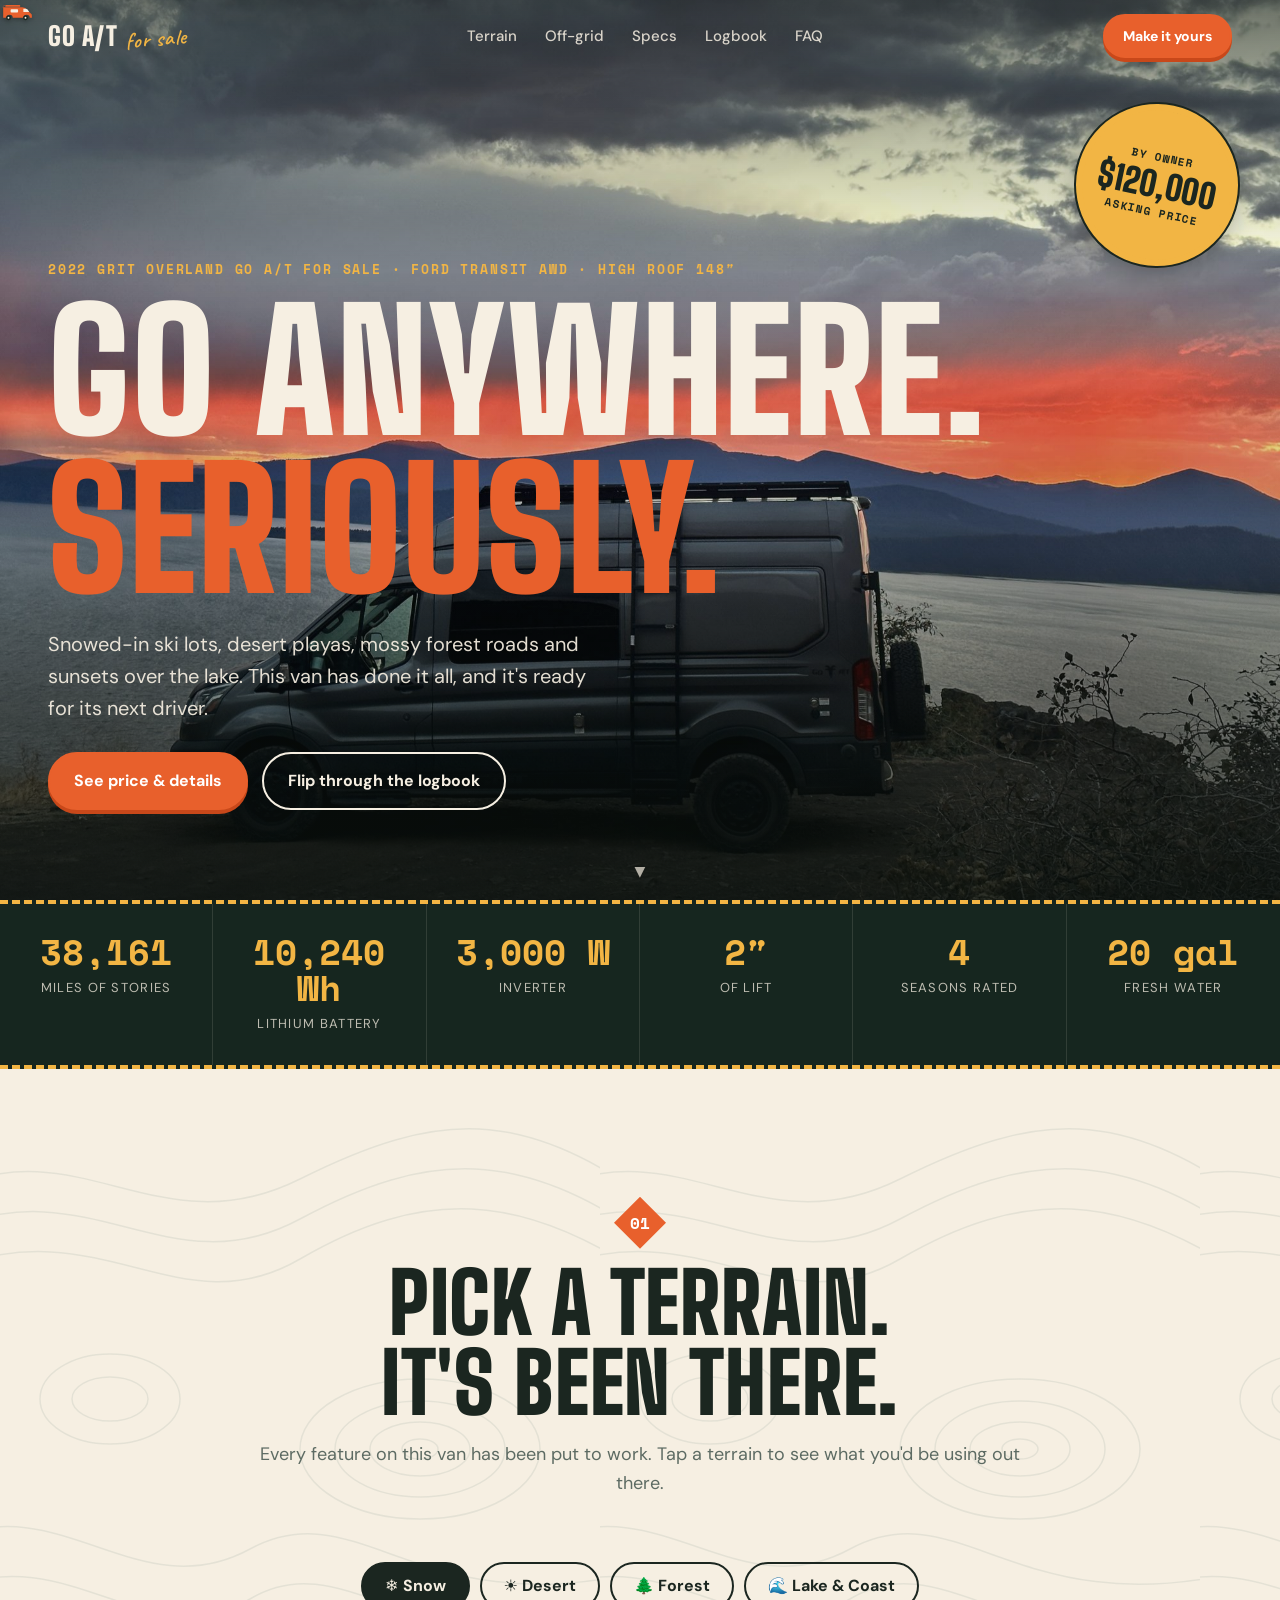
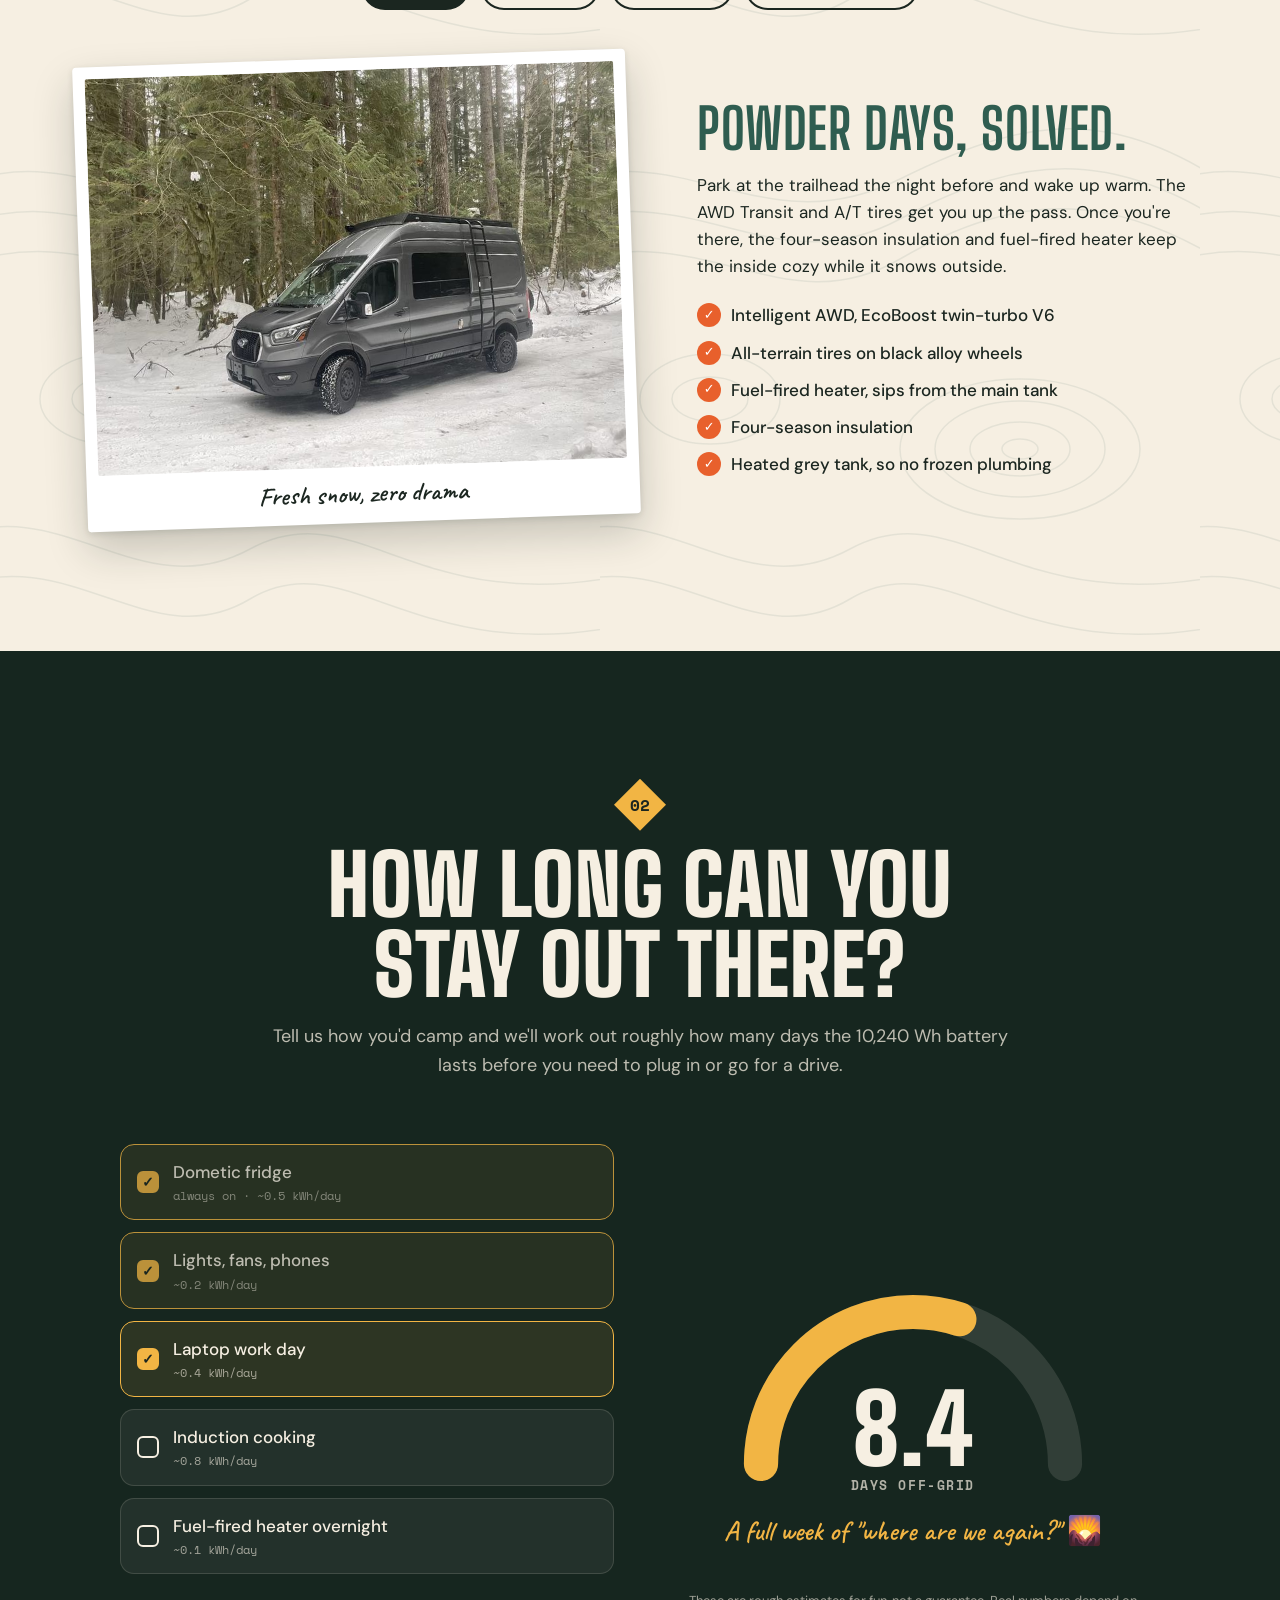
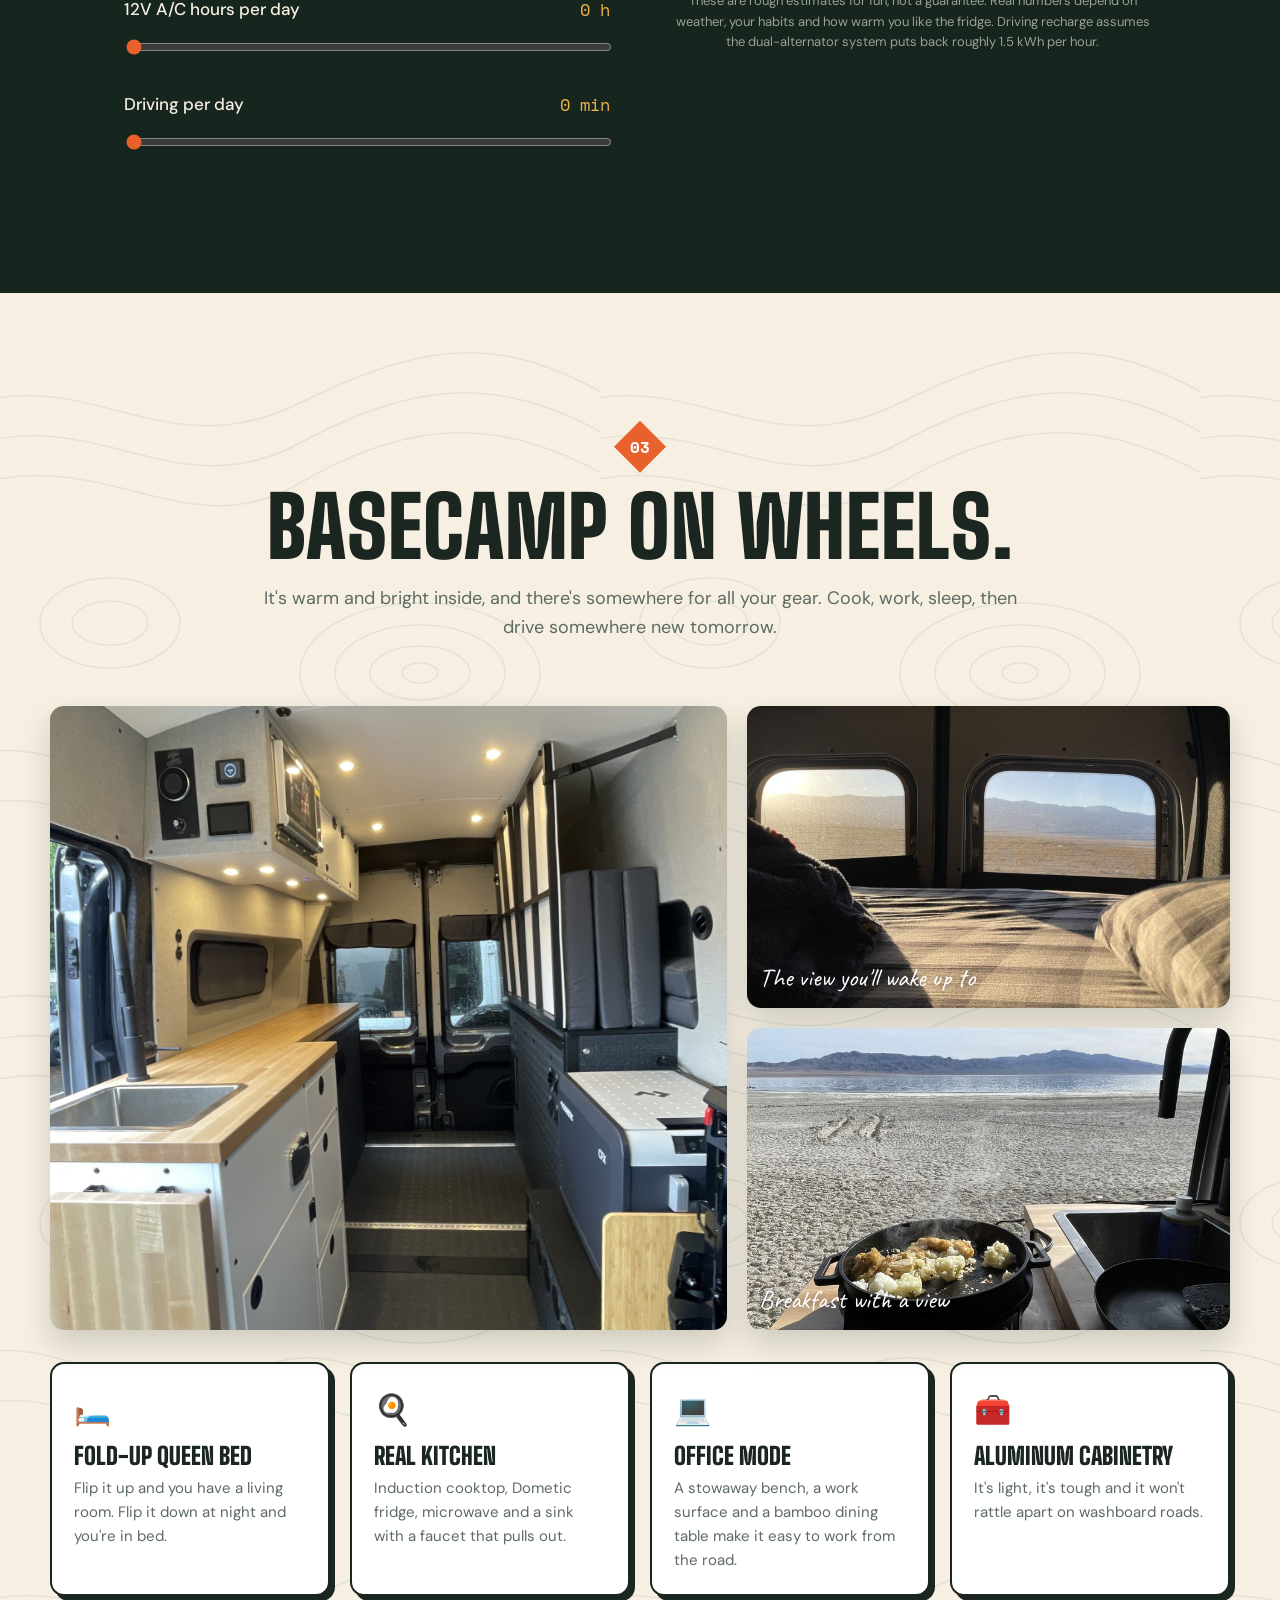
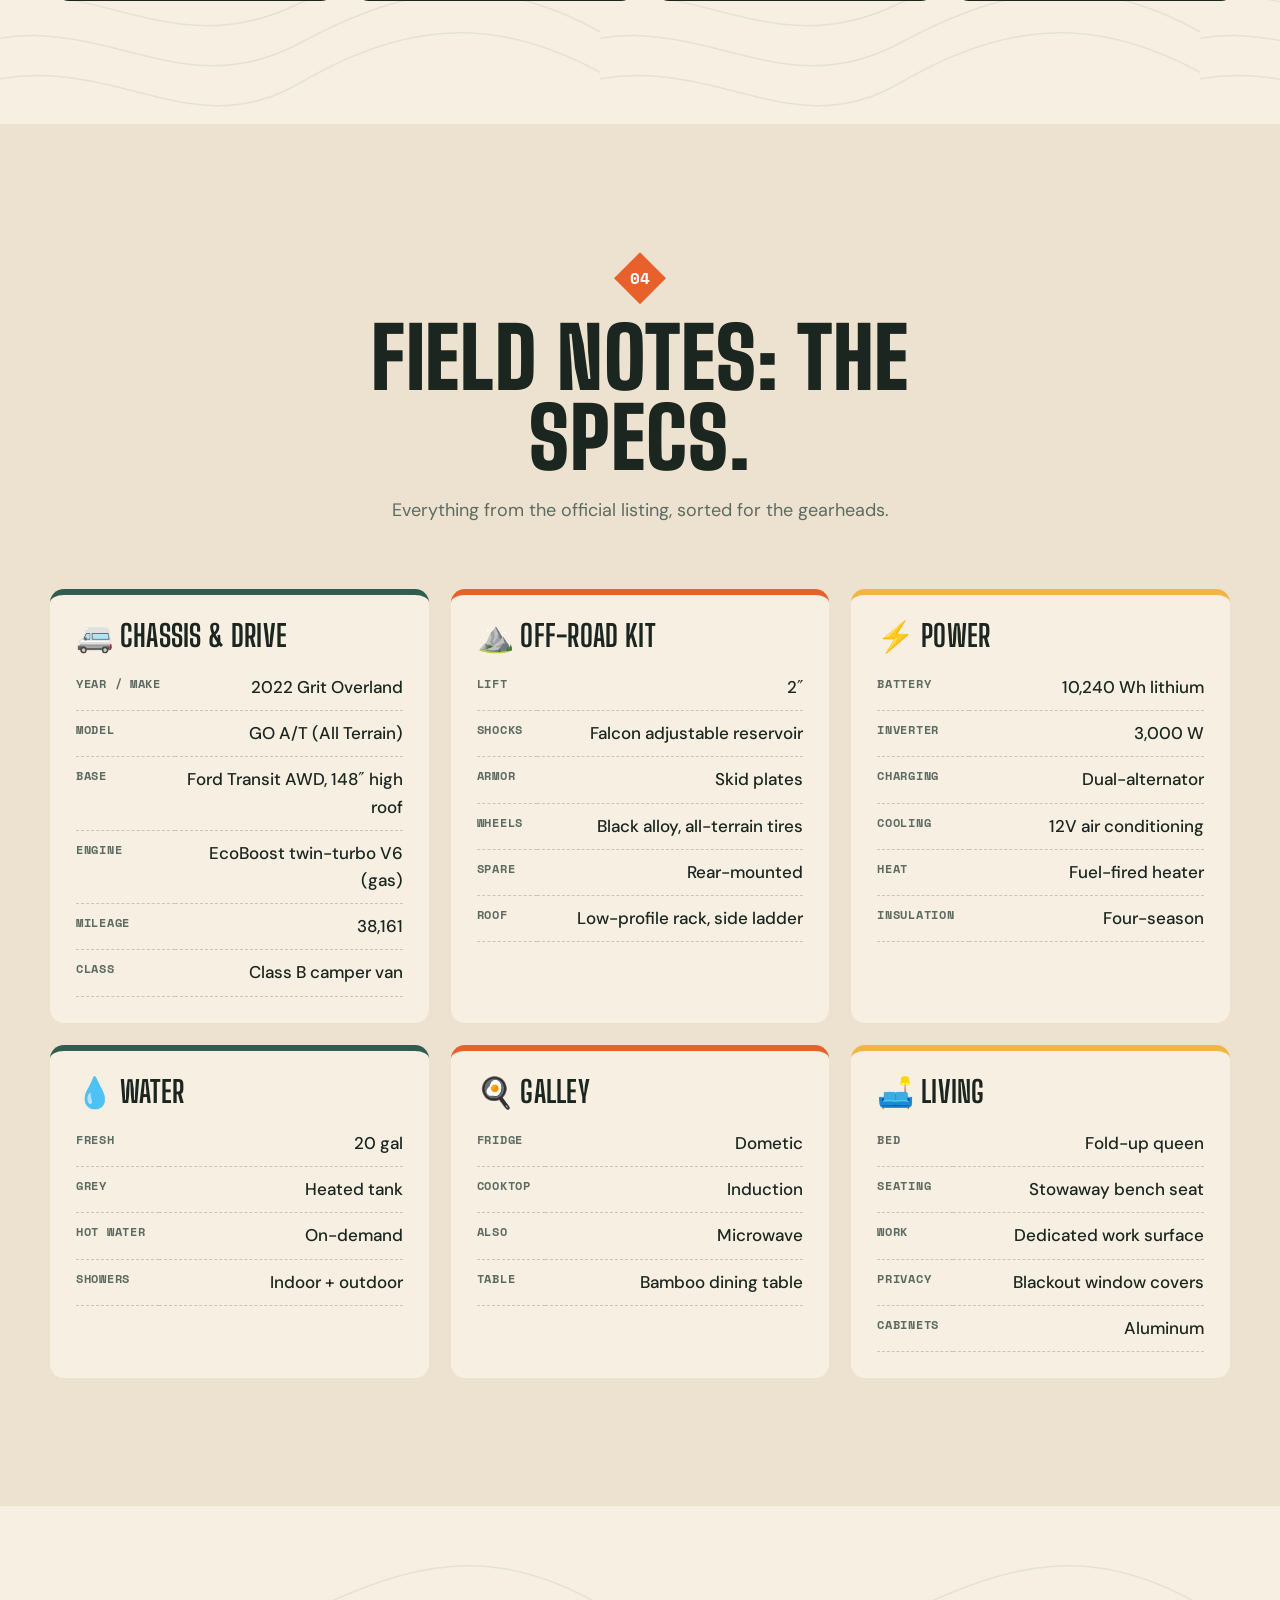
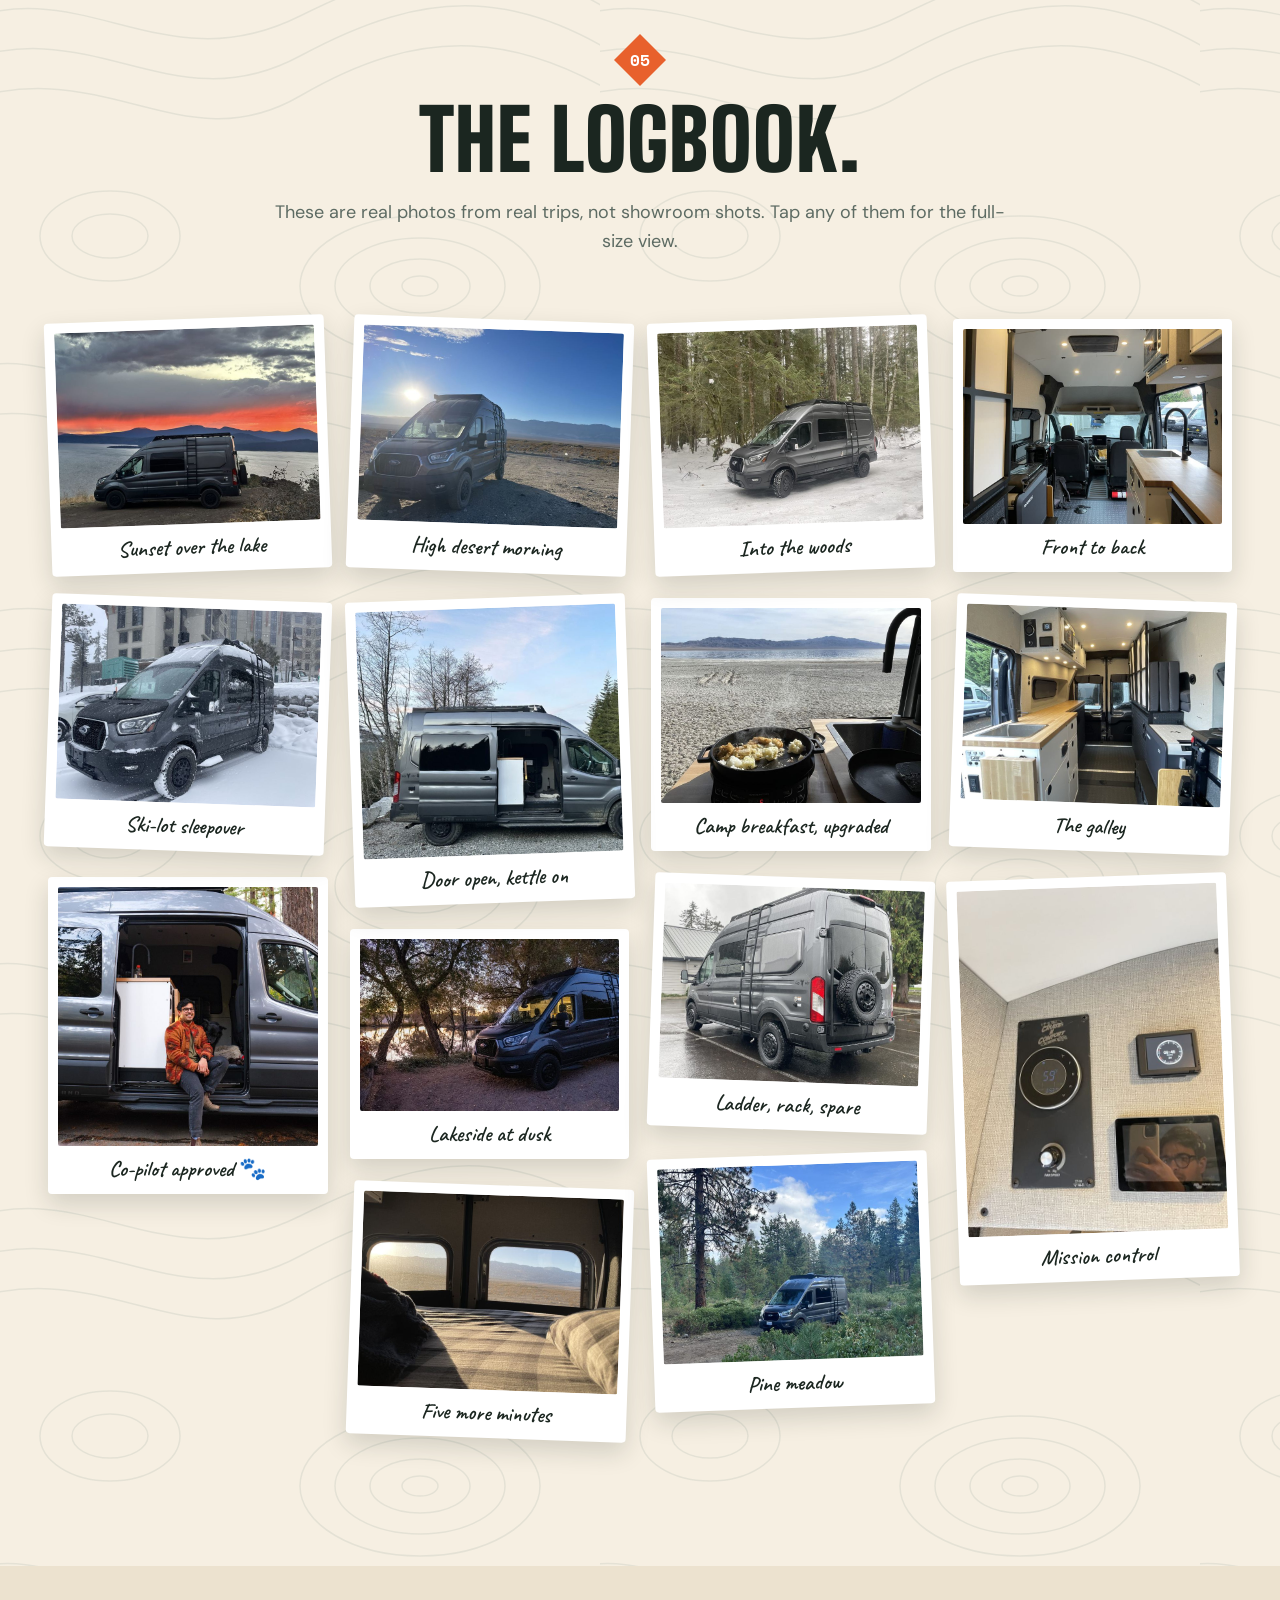
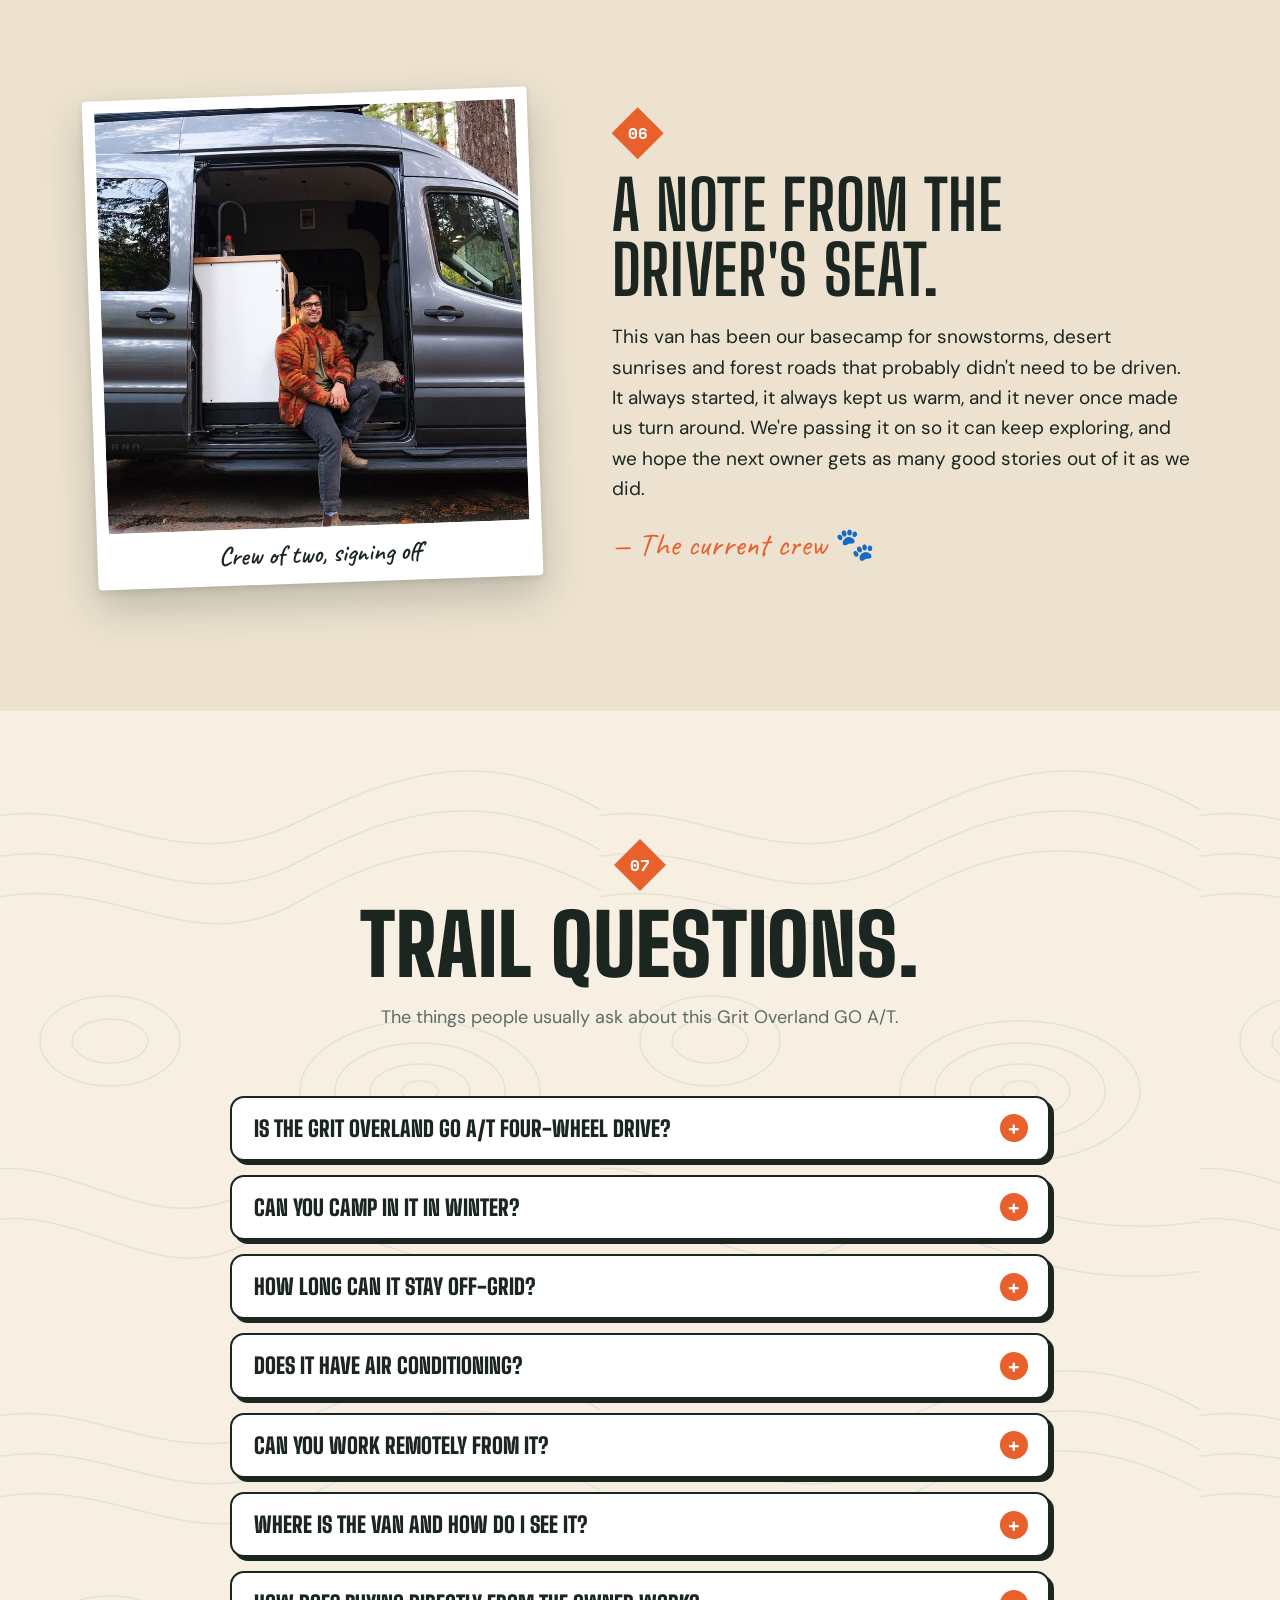
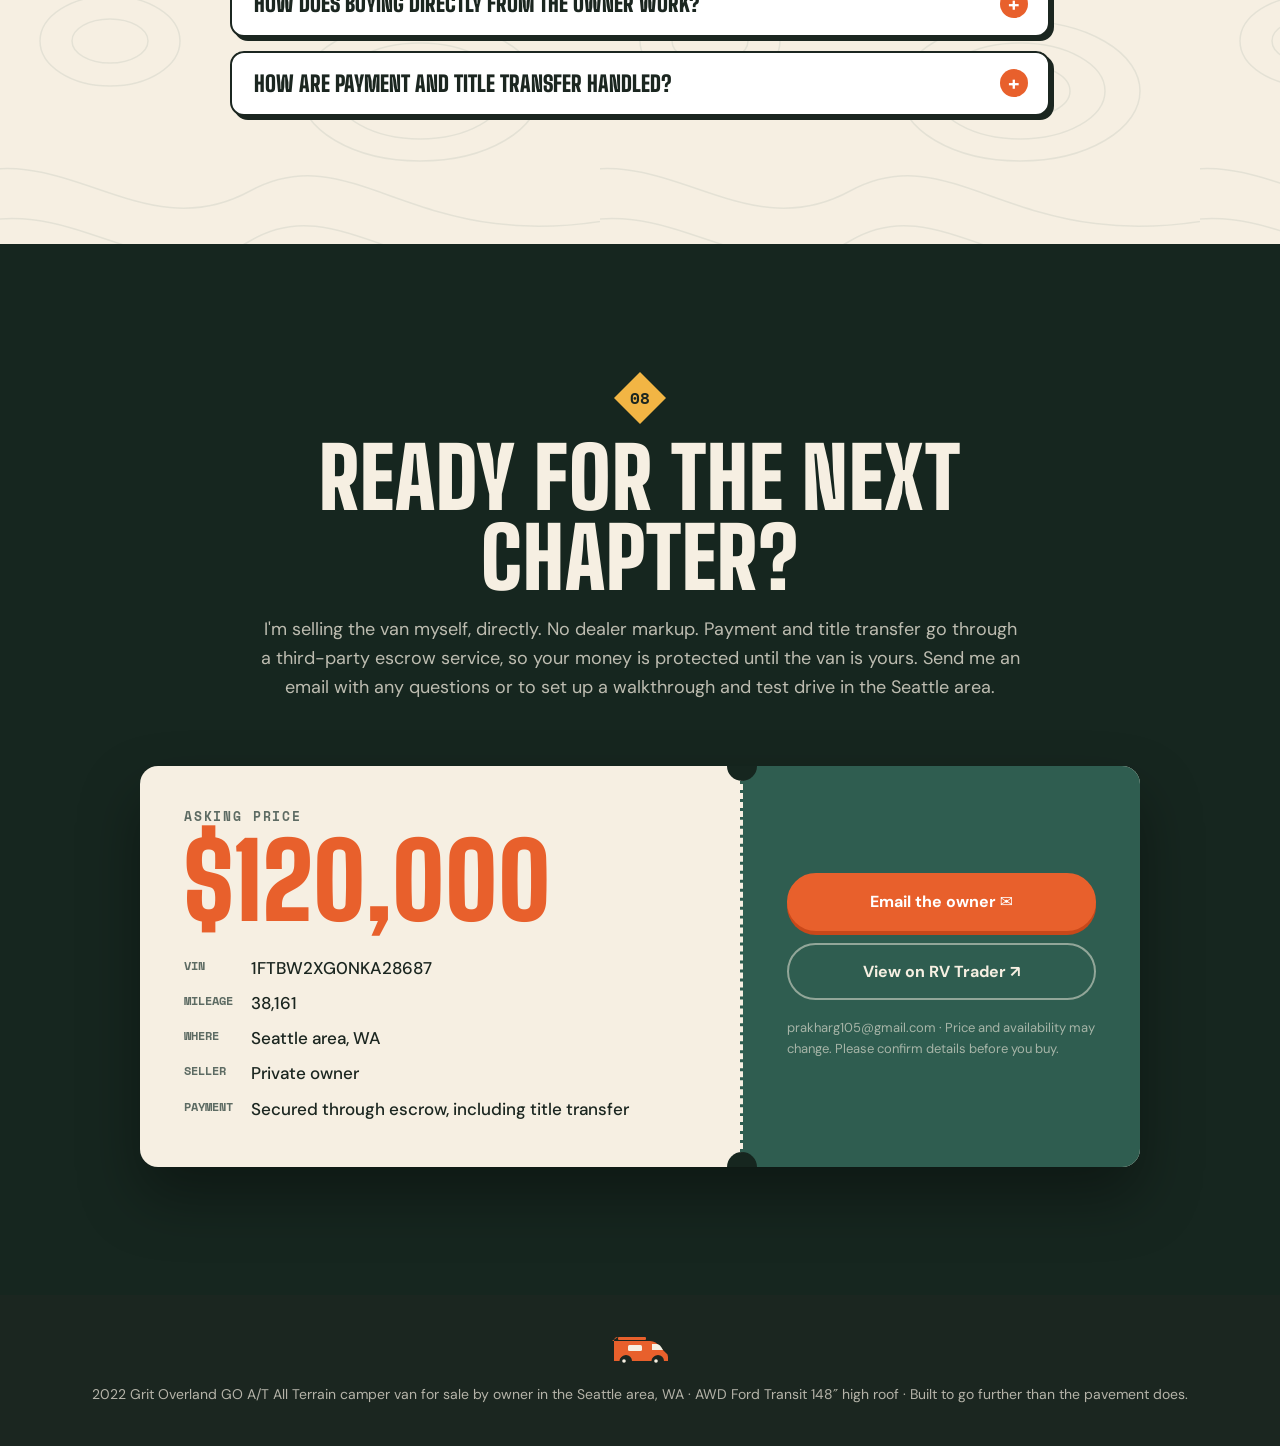
<file: index.html>
<!doctype html>
<html lang="en">
<head>
  <meta charset="utf-8">
  <meta name="viewport" content="width=device-width, initial-scale=1">
  <title>2022 Grit Overland GO A/T For Sale | AWD Ford Transit Camper Van</title>
  <meta name="description" content="2022 Grit Overland GO A/T for sale: AWD Ford Transit camper van, 38k miles, 10 kWh lithium, 12V A/C, 4-season. $120,000, private sale by owner, Seattle area WA.">
  <link rel="canonical" href="https://overlandvanforsale.com/">
  <meta name="robots" content="index, follow, max-image-preview:large">
  <meta name="theme-color" content="#16261f">

  <!-- Search Console: if you verify with the "URL prefix" method, paste the meta tag here.
       (The recommended "Domain" method uses a DNS TXT record instead and needs nothing in this file.) -->
  <!-- <meta name="google-site-verification" content="PASTE_CODE_HERE"> -->

  <!-- Social sharing (Facebook, iMessage, Reddit, X, etc.) -->
  <meta property="og:type" content="product">
  <meta property="og:site_name" content="Grit Overland GO A/T For Sale">
  <meta property="og:url" content="https://overlandvanforsale.com/">
  <meta property="og:title" content="2022 Grit Overland GO A/T For Sale: AWD Adventure Van">
  <meta property="og:description" content="AWD Ford Transit · 10 kWh lithium · 12V A/C · 4-season · 38,161 miles. Snow, desert, forest and coast tested. $120,000, by owner.">
  <meta property="og:image" content="https://overlandvanforsale.com/images/og-card.jpg">
  <meta property="og:image:width" content="1200">
  <meta property="og:image:height" content="630">
  <meta property="og:image:alt" content="Grit Overland GO A/T camper van parked on a ridge above a lake at sunset">
  <meta property="product:price:amount" content="120000">
  <meta property="product:price:currency" content="USD">
  <meta name="twitter:card" content="summary_large_image">
  <meta name="twitter:title" content="2022 Grit Overland GO A/T For Sale: AWD Adventure Van">
  <meta name="twitter:description" content="AWD Ford Transit · 10 kWh lithium · 12V A/C · 4-season · 38,161 miles. $120,000, by owner.">
  <meta name="twitter:image" content="https://overlandvanforsale.com/images/og-card.jpg">

  <!-- Structured data: lets Google show price, mileage and photos in results -->
  <script type="application/ld+json">
  {
    "@context": "https://schema.org",
    "@type": ["Product", "Car"],
    "name": "2022 Grit Overland GO A/T All Terrain Camper Van",
    "description": "Used 2022 Grit Overland GO A/T Class B camper van on an AWD Ford Transit 148-inch high-roof chassis with EcoBoost twin-turbo V6, 2-inch lift, Falcon adjustable shocks, skid plates, 10,240 Wh lithium battery, 3,000 W inverter, dual-alternator charging, 12V air conditioning, fuel-fired heater, four-season insulation, induction cooktop, Dometic fridge, 20 gal fresh water, heated grey tank and indoor/outdoor showers.",
    "url": "https://overlandvanforsale.com/",
    "image": [
      "https://overlandvanforsale.com/images/sunset-ridge.jpg",
      "https://overlandvanforsale.com/images/interior-galley.jpg",
      "https://overlandvanforsale.com/images/snow-forest.jpg",
      "https://overlandvanforsale.com/images/rear-spare.jpg",
      "https://overlandvanforsale.com/images/desert-sun.jpg"
    ],
    "brand": { "@type": "Brand", "name": "Grit Overland" },
    "manufacturer": { "@type": "Organization", "name": "Grit Overland" },
    "model": "GO A/T All Terrain",
    "vehicleModelDate": "2022",
    "productionDate": "2022",
    "bodyType": "Class B camper van",
    "vehicleIdentificationNumber": "1FTBW2XG0NKA28687",
    "itemCondition": "https://schema.org/UsedCondition",
    "mileageFromOdometer": { "@type": "QuantitativeValue", "value": 38161, "unitCode": "SMI" },
    "driveWheelConfiguration": "https://schema.org/AllWheelDriveConfiguration",
    "fuelType": "Gasoline",
    "vehicleEngine": { "@type": "EngineSpecification", "name": "Ford EcoBoost twin-turbo V6" },
    "offers": {
      "@type": "Offer",
      "price": "120000",
      "priceCurrency": "USD",
      "availability": "https://schema.org/InStock",
      "itemCondition": "https://schema.org/UsedCondition",
      "url": "https://overlandvanforsale.com/",
      "seller": {
        "@type": "Person",
        "name": "Private owner",
        "email": "prakharg105@gmail.com",
        "address": {
          "@type": "PostalAddress",
          "addressLocality": "Seattle",
          "addressRegion": "WA",
          "addressCountry": "US"
        }
      }
    }
  }
  </script>

  <link rel="preload" as="image" href="images/sunset-ridge.jpg" imagesrcset="images/sunset-ridge-1000.jpg 1000w, images/sunset-ridge.jpg 2000w" imagesizes="100vw" fetchpriority="high">
  <link rel="preconnect" href="https://fonts.googleapis.com">
  <link rel="preconnect" href="https://fonts.gstatic.com" crossorigin>
  <link href="https://fonts.googleapis.com/css2?family=Big+Shoulders+Display:wght@700;900&family=Caveat:wght@600&family=DM+Sans:opsz,wght@9..40,400;9..40,500;9..40,700&family=Space+Mono:wght@400;700&display=swap" rel="stylesheet">
  <link rel="stylesheet" href="styles.css">
  <link rel="icon" href="favicon.svg" type="image/svg+xml">
  <link rel="apple-touch-icon" href="apple-touch-icon.png">
</head>
<body>

  <!-- Scroll progress: a little van driving the trail -->
  <div class="trail" aria-hidden="true">
    <div class="trail__line"></div>
    <svg class="trail__van" viewBox="0 0 64 32"><use href="#van"/></svg>
  </div>

  <svg width="0" height="0" style="position:absolute" aria-hidden="true">
    <symbol id="van" viewBox="0 0 64 32">
      <path d="M4 6 h38 q6 0 10 6 l6 6 q2 1 2 4 v4 h-4 a6 6 0 0 0-12 0 h-20 a6 6 0 0 0-12 0 h-6 v-20 q0-4 4-4z" fill="currentColor"/>
      <rect x="10" y="2" width="28" height="3" rx="1" fill="currentColor"/>
      <path d="M44 9 h5 q3 0 6 6 h-11z" fill="#f6efe2"/>
      <rect x="20" y="10" width="14" height="6" rx="1.5" fill="#f6efe2"/>
      <circle cx="16" cy="26" r="4.5" fill="#1b2620"/><circle cx="16" cy="26" r="1.8" fill="#f6efe2"/>
      <circle cx="48" cy="26" r="4.5" fill="#1b2620"/><circle cx="48" cy="26" r="1.8" fill="#f6efe2"/>
    </symbol>
  </svg>

  <header class="nav">
    <a class="nav__brand" href="#top">GO&nbsp;A/T<span>for sale</span></a>
    <nav class="nav__links" aria-label="Sections">
      <a href="#terrain">Terrain</a>
      <a href="#offgrid">Off-grid</a>
      <a href="#specs">Specs</a>
      <a href="#logbook">Logbook</a>
      <a href="#faq">FAQ</a>
    </nav>
    <a class="btn btn--small" href="#buy">Make it yours</a>
  </header>

  <!-- HERO -->
  <section class="hero" id="top">
    <img class="hero__img" src="images/sunset-ridge.jpg" srcset="images/sunset-ridge-1000.jpg 1000w, images/sunset-ridge.jpg 2000w" sizes="100vw" fetchpriority="high" width="2000" height="1500" alt="The van parked on a ridge above a lake under a fiery orange sunset">
    <div class="hero__shade"></div>
    <div class="hero__content">
      <h1><span class="eyebrow">2022 Grit Overland GO A/T for sale · Ford Transit AWD · High Roof 148″</span>Go&nbsp;anywhere.<br><em>Seriously.</em></h1>
      <p class="hero__sub">Snowed-in ski lots, desert playas, mossy forest roads and sunsets over the lake. This van has done it all, and it's ready for its next driver.</p>
      <div class="hero__ctas">
        <a class="btn" href="#buy">See price &amp; details</a>
        <a class="btn btn--ghost" href="#logbook">Flip through the logbook</a>
      </div>
    </div>
    <div class="sticker hero__sticker" aria-label="Price: $120,000">
      <span>By owner</span>
      <strong>$120,000</strong>
      <span>asking price</span>
    </div>
    <a class="hero__scroll" href="#stats" aria-label="Scroll down">▼</a>
  </section>

  <!-- ODOMETER STATS -->
  <section class="stats" id="stats">
    <div class="stat">
      <div class="stat__num" data-count="38161">0</div>
      <div class="stat__label">miles of stories</div>
    </div>
    <div class="stat">
      <div class="stat__num" data-count="10240" data-suffix=" Wh">0</div>
      <div class="stat__label">lithium battery</div>
    </div>
    <div class="stat">
      <div class="stat__num" data-count="3000" data-suffix=" W">0</div>
      <div class="stat__label">inverter</div>
    </div>
    <div class="stat">
      <div class="stat__num" data-count="2" data-suffix="″">0</div>
      <div class="stat__label">of lift</div>
    </div>
    <div class="stat">
      <div class="stat__num" data-count="4">0</div>
      <div class="stat__label">seasons rated</div>
    </div>
    <div class="stat">
      <div class="stat__num" data-count="20" data-suffix=" gal">0</div>
      <div class="stat__label">fresh water</div>
    </div>
  </section>

  <!-- CHOOSE YOUR TERRAIN -->
  <section class="section topo" id="terrain">
    <div class="section__head">
      <span class="marker">01</span>
      <h2>Pick a terrain.<br>It's been there.</h2>
      <p>Every feature on this van has been put to work. Tap a terrain to see what you'd be using out there.</p>
    </div>

    <div class="terrain" data-terrain>
      <div class="terrain__tabs" role="tablist" aria-label="Terrain">
        <button role="tab" aria-selected="true" data-tab="snow">❄️ Snow</button>
        <button role="tab" aria-selected="false" data-tab="desert">☀️ Desert</button>
        <button role="tab" aria-selected="false" data-tab="forest">🌲 Forest</button>
        <button role="tab" aria-selected="false" data-tab="water">🌊 Lake &amp; Coast</button>
      </div>

      <div class="terrain__panel" role="tabpanel" data-panel="snow">
        <figure class="polaroid tilt-l">
          <img src="images/thumbs/snow-forest.jpg" width="800" height="600" alt="The van parked in fresh snow among evergreen trees" loading="lazy">
          <figcaption>Fresh snow, zero drama</figcaption>
        </figure>
        <div class="terrain__copy">
          <h3>Powder days, solved.</h3>
          <p>Park at the trailhead the night before and wake up warm. The AWD Transit and A/T tires get you up the pass. Once you're there, the four-season insulation and fuel-fired heater keep the inside cozy while it snows outside.</p>
          <ul class="checks">
            <li>Intelligent AWD, EcoBoost twin-turbo V6</li>
            <li>All-terrain tires on black alloy wheels</li>
            <li>Fuel-fired heater, sips from the main tank</li>
            <li>Four-season insulation</li>
            <li>Heated grey tank, so no frozen plumbing</li>
          </ul>
        </div>
      </div>

      <div class="terrain__panel" role="tabpanel" data-panel="desert" hidden>
        <figure class="polaroid tilt-r">
          <img src="images/thumbs/desert-sun.jpg" width="800" height="600" alt="The van in the high desert with the sun flaring behind it and mountains in the distance" loading="lazy">
          <figcaption>Golden hour, every hour</figcaption>
        </figure>
        <div class="terrain__copy">
          <h3>Big sky, cold drinks.</h3>
          <p>Head out to the playa without worrying about hookups. There's a 10 kWh battery bank and a 12V air conditioner, so you can nap through the hottest part of the day and keep cooking dinner well after dark.</p>
          <ul class="checks">
            <li>10,240 Wh lithium battery system</li>
            <li>12V air conditioning, no generator needed</li>
            <li>Dual-alternator charging while you drive</li>
            <li>3,000 W inverter for real appliances</li>
            <li>Blackout window covers</li>
          </ul>
        </div>
      </div>

      <div class="terrain__panel" role="tabpanel" data-panel="forest" hidden>
        <figure class="polaroid tilt-l">
          <img src="images/thumbs/pine-meadow.jpg" width="800" height="600" alt="The van parked in a meadow surrounded by tall pines under a blue sky" loading="lazy">
          <figcaption>Found the good spot</figcaption>
        </figure>
        <div class="terrain__copy">
          <h3>The rutted road is the fun part.</h3>
          <p>Forest service roads are where the best campsites are. Between the lift, the adjustable shocks and the skid plates, you can keep driving after the pavement ends.</p>
          <ul class="checks">
            <li>2″ lift</li>
            <li>Falcon adjustable-reservoir shocks</li>
            <li>Skid plates</li>
            <li>Rear-mounted full-size spare</li>
            <li>Low-profile roof rack + side ladder</li>
          </ul>
        </div>
      </div>

      <div class="terrain__panel" role="tabpanel" data-panel="water" hidden>
        <figure class="polaroid tilt-r">
          <img src="images/thumbs/lakeside-dusk.jpg" width="800" height="533" alt="The van parked under oak trees beside a still lake at dusk" loading="lazy">
          <figcaption>Lakeside, lights off</figcaption>
        </figure>
        <div class="terrain__copy">
          <h3>Swim, rinse, repeat.</h3>
          <p>After a cold dip, rinse the sand off at the outdoor shower or warm up with the indoor one. Hot water is on demand, and the 20-gallon tank holds enough for a long weekend away from town.</p>
          <ul class="checks">
            <li>20 gal freshwater tank</li>
            <li>On-demand hot water</li>
            <li>Indoor <em>and</em> outdoor showers</li>
            <li>Heated grey tank</li>
            <li>Sliding-door galley for lakeside cooking</li>
          </ul>
        </div>
      </div>
    </div>
  </section>

  <!-- OFF-GRID CALCULATOR -->
  <section class="section section--dark" id="offgrid">
    <div class="section__head">
      <span class="marker marker--light">02</span>
      <h2>How long can you<br>stay out there?</h2>
      <p>Tell us how you'd camp and we'll work out roughly how many days the 10,240 Wh battery lasts before you need to plug in or go for a drive.</p>
    </div>

    <div class="calc">
      <div class="calc__controls">
        <label class="toggle"><input type="checkbox" data-load="fridge" checked disabled><span>Dometic fridge <small>always on · ~0.5 kWh/day</small></span></label>
        <label class="toggle"><input type="checkbox" data-load="basics" checked disabled><span>Lights, fans, phones <small>~0.2 kWh/day</small></span></label>
        <label class="toggle"><input type="checkbox" data-load="work" checked><span>Laptop work day <small>~0.4 kWh/day</small></span></label>
        <label class="toggle"><input type="checkbox" data-load="cook"><span>Induction cooking <small>~0.8 kWh/day</small></span></label>
        <label class="toggle"><input type="checkbox" data-load="heat"><span>Fuel-fired heater overnight <small>~0.1 kWh/day</small></span></label>

        <div class="range">
          <label for="ac">12V A/C hours per day <output id="acOut">0 h</output></label>
          <input type="range" id="ac" min="0" max="12" value="0" step="1">
        </div>
        <div class="range">
          <label for="drive">Driving per day <output id="driveOut">0 min</output></label>
          <input type="range" id="drive" min="0" max="120" value="0" step="15">
        </div>
      </div>

      <div class="calc__result">
        <div class="gauge" aria-live="polite">
          <svg viewBox="0 0 200 120" class="gauge__svg" aria-hidden="true">
            <path d="M20 110 A80 80 0 0 1 180 110" class="gauge__track"/>
            <path d="M20 110 A80 80 0 0 1 180 110" class="gauge__fill" id="gaugeFill"/>
          </svg>
          <div class="gauge__readout">
            <span class="gauge__num" id="days">—</span>
            <span class="gauge__unit" id="daysUnit">days off-grid</span>
          </div>
        </div>
        <p class="calc__verdict" id="verdict"></p>
        <p class="fine">These are rough estimates for fun, not a guarantee. Real numbers depend on weather, your habits and how warm you like the fridge. Driving recharge assumes the dual-alternator system puts back roughly 1.5 kWh per hour.</p>
      </div>
    </div>
  </section>

  <!-- INSIDE -->
  <section class="section topo" id="inside">
    <div class="section__head">
      <span class="marker">03</span>
      <h2>Basecamp on wheels.</h2>
      <p>It's warm and bright inside, and there's somewhere for all your gear. Cook, work, sleep, then drive somewhere new tomorrow.</p>
    </div>

    <div class="inside">
      <figure class="inside__big">
        <img src="images/interior-galley.jpg" width="2000" height="1500" alt="Interior looking forward: butcher-block counter with sink, aluminum cabinetry, overhead lights and the cab beyond" loading="lazy">
      </figure>
      <figure class="inside__small">
        <img src="images/thumbs/bed-view.jpg" width="800" height="600" alt="View from the bed out the rear windows to a desert landscape at sunrise" loading="lazy">
        <figcaption class="hand">The view you'll wake up to</figcaption>
      </figure>
      <figure class="inside__small">
        <img src="images/thumbs/playa-breakfast.jpg" width="800" height="600" alt="Cast iron skillet sizzling on the induction cooktop with a lake and mountains outside the door" loading="lazy">
        <figcaption class="hand">Breakfast with a view</figcaption>
      </figure>

      <div class="inside__cards">
        <div class="card"><span class="card__icon">🛏️</span><h4>Fold-up queen bed</h4><p>Flip it up and you have a living room. Flip it down at night and you're in bed.</p></div>
        <div class="card"><span class="card__icon">🍳</span><h4>Real kitchen</h4><p>Induction cooktop, Dometic fridge, microwave and a sink with a faucet that pulls out.</p></div>
        <div class="card"><span class="card__icon">💻</span><h4>Office mode</h4><p>A stowaway bench, a work surface and a bamboo dining table make it easy to work from the road.</p></div>
        <div class="card"><span class="card__icon">🧰</span><h4>Aluminum cabinetry</h4><p>It's light, it's tough and it won't rattle apart on washboard roads.</p></div>
      </div>
    </div>
  </section>

  <!-- SPECS -->
  <section class="section section--sand" id="specs">
    <div class="section__head">
      <span class="marker">04</span>
      <h2>Field notes: the specs.</h2>
      <p>Everything from the official listing, sorted for the gearheads.</p>
    </div>

    <div class="specs">
      <article class="spec">
        <h3>🚐 Chassis &amp; Drive</h3>
        <dl>
          <dt>Year / Make</dt><dd>2022 Grit Overland</dd>
          <dt>Model</dt><dd>GO A/T (All Terrain)</dd>
          <dt>Base</dt><dd>Ford Transit AWD, 148″ high roof</dd>
          <dt>Engine</dt><dd>EcoBoost twin-turbo V6 (gas)</dd>
          <dt>Mileage</dt><dd>38,161</dd>
          <dt>Class</dt><dd>Class B camper van</dd>
        </dl>
      </article>
      <article class="spec">
        <h3>⛰️ Off-road Kit</h3>
        <dl>
          <dt>Lift</dt><dd>2″</dd>
          <dt>Shocks</dt><dd>Falcon adjustable reservoir</dd>
          <dt>Armor</dt><dd>Skid plates</dd>
          <dt>Wheels</dt><dd>Black alloy, all-terrain tires</dd>
          <dt>Spare</dt><dd>Rear-mounted</dd>
          <dt>Roof</dt><dd>Low-profile rack, side ladder</dd>
        </dl>
      </article>
      <article class="spec">
        <h3>⚡ Power</h3>
        <dl>
          <dt>Battery</dt><dd>10,240 Wh lithium</dd>
          <dt>Inverter</dt><dd>3,000 W</dd>
          <dt>Charging</dt><dd>Dual-alternator</dd>
          <dt>Cooling</dt><dd>12V air conditioning</dd>
          <dt>Heat</dt><dd>Fuel-fired heater</dd>
          <dt>Insulation</dt><dd>Four-season</dd>
        </dl>
      </article>
      <article class="spec">
        <h3>💧 Water</h3>
        <dl>
          <dt>Fresh</dt><dd>20 gal</dd>
          <dt>Grey</dt><dd>Heated tank</dd>
          <dt>Hot water</dt><dd>On-demand</dd>
          <dt>Showers</dt><dd>Indoor + outdoor</dd>
        </dl>
      </article>
      <article class="spec">
        <h3>🍳 Galley</h3>
        <dl>
          <dt>Fridge</dt><dd>Dometic</dd>
          <dt>Cooktop</dt><dd>Induction</dd>
          <dt>Also</dt><dd>Microwave</dd>
          <dt>Table</dt><dd>Bamboo dining table</dd>
        </dl>
      </article>
      <article class="spec">
        <h3>🛋️ Living</h3>
        <dl>
          <dt>Bed</dt><dd>Fold-up queen</dd>
          <dt>Seating</dt><dd>Stowaway bench seat</dd>
          <dt>Work</dt><dd>Dedicated work surface</dd>
          <dt>Privacy</dt><dd>Blackout window covers</dd>
          <dt>Cabinets</dt><dd>Aluminum</dd>
        </dl>
      </article>
    </div>
  </section>

  <!-- LOGBOOK / GALLERY -->
  <section class="section topo" id="logbook">
    <div class="section__head">
      <span class="marker">05</span>
      <h2>The logbook.</h2>
      <p>These are real photos from real trips, not showroom shots. Tap any of them for the full-size view.</p>
    </div>

    <div class="gallery">
      <button class="shot tilt-l" data-full="images/sunset-ridge.jpg"><img src="images/thumbs/sunset-ridge.jpg" width="800" height="600" alt="Van on a ridge above a lake at sunset" loading="lazy"><span>Sunset over the lake</span></button>
      <button class="shot tilt-r" data-full="images/snow-lodge.jpg"><img src="images/thumbs/snow-lodge.jpg" width="800" height="600" alt="Van dusted in snow outside a mountain lodge" loading="lazy"><span>Ski-lot sleepover</span></button>
      <button class="shot" data-full="images/owner-and-pup.jpg"><img src="images/thumbs/owner-and-pup.jpg" width="800" height="800" alt="Owner and their dog sitting in the open sliding door of the van" loading="lazy"><span>Co-pilot approved 🐾</span></button>
      <button class="shot tilt-r" data-full="images/desert-sun.jpg"><img src="images/thumbs/desert-sun.jpg" width="800" height="600" alt="Van in the desert with the sun behind it" loading="lazy"><span>High desert morning</span></button>
      <button class="shot tilt-l" data-full="images/coastal-camp.jpg"><img src="images/thumbs/coastal-camp.jpg" width="800" height="760" alt="Van parked on gravel with sliding door open by the water and tall evergreens" loading="lazy"><span>Door open, kettle on</span></button>
      <button class="shot" data-full="images/lakeside-dusk.jpg"><img src="images/thumbs/lakeside-dusk.jpg" width="800" height="533" alt="Van under oak trees beside a lake at dusk" loading="lazy"><span>Lakeside at dusk</span></button>
      <button class="shot tilt-r" data-full="images/bed-view.jpg"><img src="images/thumbs/bed-view.jpg" width="800" height="600" alt="View out the rear windows from the bed" loading="lazy"><span>Five more minutes</span></button>
      <button class="shot tilt-l" data-full="images/snow-forest.jpg"><img src="images/thumbs/snow-forest.jpg" width="800" height="600" alt="Van in snowy forest" loading="lazy"><span>Into the woods</span></button>
      <button class="shot" data-full="images/playa-breakfast.jpg"><img src="images/thumbs/playa-breakfast.jpg" width="800" height="600" alt="Breakfast cooking on the induction cooktop" loading="lazy"><span>Camp breakfast, upgraded</span></button>
      <button class="shot tilt-r" data-full="images/rear-spare.jpg"><img src="images/thumbs/rear-spare.jpg" width="800" height="600" alt="Rear three-quarter view showing the spare tire, ladder and roof rack" loading="lazy"><span>Ladder, rack, spare</span></button>
      <button class="shot tilt-l" data-full="images/pine-meadow.jpg"><img src="images/thumbs/pine-meadow.jpg" width="800" height="600" alt="Van in a pine meadow" loading="lazy"><span>Pine meadow</span></button>
      <button class="shot" data-full="images/interior-forward.jpg"><img src="images/thumbs/interior-forward.jpg" width="800" height="600" alt="Interior looking toward the cab with sink, cabinets and swivel seats" loading="lazy"><span>Front to back</span></button>
      <button class="shot tilt-r" data-full="images/interior-galley.jpg"><img src="images/thumbs/interior-galley.jpg" width="800" height="600" alt="Interior galley and cabinetry" loading="lazy"><span>The galley</span></button>
      <button class="shot tilt-l" data-full="images/control-panel.jpg"><img src="images/thumbs/control-panel.jpg" width="600" height="800" alt="Wall-mounted heater control and touchscreen system monitor" loading="lazy"><span>Mission control</span></button>
    </div>
  </section>

  <!-- OWNER NOTE -->
  <section class="section section--sand note">
    <figure class="polaroid tilt-l note__photo">
      <img src="images/thumbs/owner-and-pup.jpg" width="800" height="800" alt="Owner and dog in the van doorway" loading="lazy">
      <figcaption>Crew of two, signing off</figcaption>
    </figure>
    <div class="note__copy">
      <span class="marker">06</span>
      <h2>A note from the driver's seat.</h2>
      <!-- Personalize this note! -->
      <p class="note__text">This van has been our basecamp for snowstorms, desert sunrises and forest roads that probably didn't need to be driven. It always started, it always kept us warm, and it never once made us turn around. We're passing it on so it can keep exploring, and we hope the next owner gets as many good stories out of it as we did.</p>
      <p class="hand note__sig">— The current crew 🐾</p>
    </div>
  </section>

  <!-- FAQ -->
  <section class="section topo" id="faq">
    <div class="section__head">
      <span class="marker">07</span>
      <h2>Trail questions.</h2>
      <p>The things people usually ask about this Grit Overland GO A/T.</p>
    </div>

    <div class="faq">
      <details>
        <summary>Is the Grit Overland GO A/T four-wheel drive?</summary>
        <p>It runs on Ford's full-time intelligent all-wheel-drive Transit platform with the EcoBoost twin-turbo V6. Grit then adds a 2″ lift, Falcon adjustable-reservoir shocks, skid plates and all-terrain tires. It isn't a low-range rock crawler, but it handles snowy passes, washboard gravel and forest service roads with ease.</p>
      </details>
      <details>
        <summary>Can you camp in it in winter?</summary>
        <p>Yes. It has four-season insulation, a fuel-fired heater that runs off the van's own fuel tank, and a heated grey tank, so the plumbing won't freeze overnight. The snow photos in the logbook are from real winter trips.</p>
      </details>
      <details>
        <summary>How long can it stay off-grid?</summary>
        <p>The 10,240 Wh lithium battery, 3,000 W inverter and dual-alternator charging will run the fridge, lights, laptop and induction cooktop for days. Driving tops the battery back up. Try the <a href="#offgrid">off-grid calculator</a> above to estimate it for the way you camp.</p>
      </details>
      <details>
        <summary>Does it have air conditioning?</summary>
        <p>Yes, a 12V air conditioner that runs off the battery, so there's no generator or hookup needed. That's what makes desert summers and parking-lot afternoons bearable.</p>
      </details>
      <details>
        <summary>Can you work remotely from it?</summary>
        <p>Definitely. There's a stowaway bench seat, a dedicated work surface and a bamboo dining table, plus plenty of power for laptops, monitors and a hotspot.</p>
      </details>
      <details>
        <summary>Where is the van and how do I see it?</summary>
        <p>It's in the Seattle area, WA, and I'm selling it myself. <a href="mailto:prakharg105@gmail.com?subject=Grit%20Overland%20GO%20A%2FT">Email me</a> to set up a walkthrough or test drive.</p>
      </details>
      <details>
        <summary>How does buying directly from the owner work?</summary>
        <p>You deal with me, the person who actually drove it to all those places, so you can ask anything about how it's been used and cared for. No dealer markup or fees. We'll meet for a walkthrough and test drive, and once we agree on the sale, a third-party escrow service handles the payment and title transfer (more on that below). If you're financing, your bank or credit union can work with a private-party sale.</p>
      </details>
      <details>
        <summary>How are payment and title transfer handled?</summary>
        <p>Through a third-party escrow service, so neither of us has to just trust the other. You pay into escrow, not to me directly. The escrow company holds the money while the title is transferred to you and you take the van, and only then releases payment to me. Your money is protected until you have the van and a clean title in your name.</p>
      </details>
    </div>
  </section>

  <!-- BUY -->
  <section class="section section--dark buy" id="buy">
    <div class="section__head">
      <span class="marker marker--light">08</span>
      <h2>Ready for the next chapter?</h2>
      <p>I'm selling the van myself, directly. No dealer markup. Payment and title transfer go through a third-party escrow service, so your money is protected until the van is yours. Send me an email with any questions or to set up a walkthrough and test drive in the Seattle area.</p>
    </div>

    <div class="ticket">
      <div class="ticket__main">
        <p class="ticket__label">Asking price</p>
        <p class="ticket__price">$120,000</p>
        <dl class="ticket__facts">
          <dt>VIN</dt><dd>1FTBW2XG0NKA28687</dd>
          <dt>Mileage</dt><dd>38,161</dd>
          <dt>Where</dt><dd>Seattle area, WA</dd>
          <dt>Seller</dt><dd>Private owner</dd>
          <dt>Payment</dt><dd>Secured through escrow, including title transfer</dd>
        </dl>
      </div>
      <div class="ticket__stub">
        <a class="btn" href="mailto:prakharg105@gmail.com?subject=Grit%20Overland%20GO%20A%2FT">Email the owner ✉</a>
        <a class="btn btn--ghost-light" href="/go/rvtrader/" target="_blank" rel="noopener">View on RV Trader ↗</a>
        <p class="fine">prakharg105@gmail.com · Price and availability may change. Please confirm details before you buy.</p>
      </div>
    </div>
  </section>

  <footer class="footer">
    <svg class="footer__van" viewBox="0 0 64 32" aria-hidden="true"><use href="#van"/></svg>
    <p>2022 Grit Overland GO A/T All Terrain camper van for sale by owner in the Seattle area, WA · AWD Ford Transit 148″ high roof · Built to go further than the pavement does.</p>
  </footer>

  <!-- Lightbox -->
  <dialog class="lightbox" id="lightbox">
    <button class="lightbox__close" aria-label="Close">✕</button>
    <button class="lightbox__nav lightbox__prev" aria-label="Previous photo">‹</button>
    <img id="lightboxImg" alt="">
    <button class="lightbox__nav lightbox__next" aria-label="Next photo">›</button>
    <p class="lightbox__cap hand" id="lightboxCap"></p>
  </dialog>

  <script src="script.js"></script>
</body>
</html>
</file>
<file: styles.css>
:root {
  --sand: #f6efe2;
  --sand-2: #ece2cf;
  --ink: #1b2620;
  --pine: #2f5d50;
  --pine-deep: #16261f;
  --sunset: #e8602c;
  --sunset-deep: #c8481a;
  --sun: #f2b544;
  --muted: #5d6b63;
  --display: "Big Shoulders Display", Impact, sans-serif;
  --body: "DM Sans", system-ui, sans-serif;
  --mono: "Space Mono", ui-monospace, monospace;
  --hand: "Caveat", cursive;
  --radius: 14px;
  --gutter: clamp(16px, 4vw, 48px);
}

* { box-sizing: border-box; }
html { scroll-behavior: smooth; scroll-padding-top: 72px; }
body {
  margin: 0;
  background: var(--sand);
  color: var(--ink);
  font: 400 17px/1.6 var(--body);
  -webkit-font-smoothing: antialiased;
  overflow-x: hidden;
}
img { max-width: 100%; height: auto; display: block; }
a { color: inherit; }
h1, h2, h3 { font-family: var(--display); line-height: .95; margin: 0; letter-spacing: .01em; }
.hand { font-family: var(--hand); }

/* ---------- Trail progress ---------- */
.trail { position: fixed; inset: 0 0 auto 0; height: 6px; z-index: 60; pointer-events: none; }
.trail__line {
  height: 100%; width: 0;
  background: repeating-linear-gradient(90deg, var(--sun) 0 14px, transparent 14px 22px);
}
.trail__van {
  position: absolute; top: 4px; left: 0; width: 34px; height: 17px;
  color: var(--sunset); transform: translateX(-50%);
  filter: drop-shadow(0 2px 2px rgba(0,0,0,.3));
}

/* ---------- Nav ---------- */
.nav {
  position: fixed; top: 0; left: 0; right: 0; z-index: 50;
  display: flex; align-items: center; justify-content: space-between; gap: 16px;
  padding: 14px var(--gutter);
  color: var(--sand);
  transition: background .3s, box-shadow .3s, padding .3s;
}
.nav.is-solid { background: rgba(22, 38, 31, .92); backdrop-filter: blur(8px); box-shadow: 0 4px 20px rgba(0,0,0,.15); padding-block: 10px; }
.nav__brand {
  font: 900 26px/1 var(--display); text-decoration: none; letter-spacing: .02em;
  display: flex; align-items: baseline; gap: 8px;
}
.nav__brand span {
  font: 600 22px/1 var(--hand); color: var(--sun); transform: rotate(-4deg); display: inline-block;
}
.nav__links { display: flex; gap: 28px; }
.nav__links a { text-decoration: none; font-weight: 500; font-size: 15px; opacity: .85; }
.nav__links a:hover { opacity: 1; color: var(--sun); }
@media (max-width: 760px) { .nav__links { display: none; } }

/* ---------- Buttons ---------- */
.btn {
  display: inline-flex; align-items: center; justify-content: center; gap: 8px;
  padding: 14px 24px; border-radius: 999px; border: 2px solid var(--sunset);
  background: var(--sunset); color: #fff; font-weight: 700; text-decoration: none;
  font-size: 16px; transition: transform .15s, background .15s, box-shadow .15s;
  box-shadow: 0 4px 0 var(--sunset-deep);
}
.btn:hover { transform: translateY(-2px); box-shadow: 0 6px 0 var(--sunset-deep); }
.btn:active { transform: translateY(2px); box-shadow: 0 1px 0 var(--sunset-deep); }
.btn--small { padding: 9px 18px; font-size: 14px; }
.btn--ghost { background: transparent; border-color: var(--sand); color: var(--sand); box-shadow: none; }
.btn--ghost:hover { background: rgba(246,239,226,.12); box-shadow: none; }
.btn--ghost-light { background: transparent; border-color: rgba(246,239,226,.5); color: var(--sand); box-shadow: none; }
.btn--ghost-light:hover { border-color: var(--sand); box-shadow: none; }

/* ---------- Hero ---------- */
.hero {
  position: relative; min-height: 100svh; display: flex; align-items: flex-end;
  color: var(--sand); overflow: hidden;
}
.hero__img {
  position: absolute; inset: 0; width: 100%; height: 100%; object-fit: cover; object-position: 50% 60%;
  transform: scale(1.08); animation: heroZoom 14s ease-out forwards;
}
@keyframes heroZoom { to { transform: scale(1); } }
.hero__shade {
  position: absolute; inset: 0;
  background: linear-gradient(180deg, rgba(10,16,13,.55) 0%, rgba(10,16,13,0) 30%, rgba(10,16,13,.15) 55%, rgba(10,16,13,.85) 100%);
}
.hero__content { position: relative; padding: 0 var(--gutter) clamp(56px, 10vh, 110px); max-width: 920px; }
.eyebrow {
  display: block;
  font: 700 13px/1.4 var(--mono); text-transform: uppercase; letter-spacing: .14em;
  color: var(--sun); margin: 0 0 14px;
}
.hero h1 { font-size: clamp(64px, 13vw, 168px); font-weight: 900; text-transform: uppercase; }
.hero h1 em { font-style: normal; color: var(--sunset); -webkit-text-stroke: 0; }
.hero__sub { font-size: clamp(17px, 2vw, 20px); max-width: 560px; margin: 20px 0 28px; opacity: .92; }
.hero__ctas { display: flex; flex-wrap: wrap; gap: 14px; }
.hero__scroll {
  position: absolute; bottom: 18px; left: 50%; translate: -50% 0; text-decoration: none;
  font-size: 14px; opacity: .7; animation: bob 1.6s ease-in-out infinite;
}
@keyframes bob { 50% { transform: translateY(6px); } }

.sticker {
  width: 150px; height: 150px; border-radius: 50%;
  background: var(--sun); color: var(--ink);
  display: flex; flex-direction: column; align-items: center; justify-content: center; text-align: center;
  box-shadow: 0 0 0 6px var(--sun), 0 0 0 8px var(--ink), 0 12px 30px rgba(0,0,0,.35);
  transform: rotate(12deg);
  font: 700 11px/1.2 var(--mono); text-transform: uppercase; letter-spacing: .08em;
}
.sticker strong { font: 900 34px/1 var(--display); letter-spacing: 0; margin: 4px 0; }
.hero__sticker { position: absolute; top: 110px; right: var(--gutter); animation: wobble 5s ease-in-out infinite; }
@keyframes wobble { 0%,100% { transform: rotate(12deg); } 50% { transform: rotate(6deg) scale(1.04); } }
@media (max-width: 600px) {
  .sticker { width: 108px; height: 108px; font-size: 9px; }
  .sticker strong { font-size: 24px; }
  .hero__sticker { top: 84px; }
}

/* ---------- Stats ---------- */
.stats {
  background: var(--pine-deep); color: var(--sand);
  display: grid; grid-template-columns: repeat(6, 1fr);
  border-block: 4px dashed var(--sun);
}
.stat { padding: 30px 12px; text-align: center; border-right: 1px solid rgba(246,239,226,.12); }
.stat:last-child { border-right: 0; }
.stat__num { font: 700 clamp(24px, 3vw, 36px)/1 var(--mono); color: var(--sun); }
.stat__label { font-size: 13px; text-transform: uppercase; letter-spacing: .1em; margin-top: 8px; opacity: .75; }
@media (max-width: 900px) {
  .stats { grid-template-columns: repeat(3, 1fr); }
  .stat:nth-child(3n) { border-right: 0; }
  .stat:nth-child(-n+3) { border-bottom: 1px solid rgba(246,239,226,.12); }
}
@media (max-width: 480px) {
  .stats { grid-template-columns: repeat(2, 1fr); }
  .stat, .stat:nth-child(3n) { border-right: 1px solid rgba(246,239,226,.12); border-bottom: 1px solid rgba(246,239,226,.12); }
  .stat:nth-child(2n) { border-right: 0; }
}

/* ---------- Sections ---------- */
.section { padding: clamp(72px, 10vw, 130px) var(--gutter); position: relative; }
.section__head { max-width: 760px; margin: 0 auto clamp(40px, 6vw, 64px); text-align: center; }
.section__head h2 { font-size: clamp(44px, 7vw, 84px); font-weight: 900; text-transform: uppercase; margin: 14px 0 18px; }
.section__head p { color: var(--muted); font-size: 18px; margin: 0; }
.section--dark { background: var(--pine-deep); color: var(--sand); }
.section--dark .section__head p { color: rgba(246,239,226,.75); }
.section--sand { background: var(--sand-2); }

.marker {
  display: inline-grid; place-items: center; width: 52px; height: 52px;
  background: var(--sunset); color: #fff; font: 700 16px/1 var(--mono);
  clip-path: polygon(50% 0, 100% 50%, 50% 100%, 0 50%);
}
.marker--light { background: var(--sun); color: var(--ink); }

/* Topographic-map background */
.topo {
  background-color: var(--sand);
  background-image: url("data:image/svg+xml,%3Csvg xmlns='http://www.w3.org/2000/svg' width='600' height='600' viewBox='0 0 600 600'%3E%3Cg fill='none' stroke='%232f5d50' stroke-opacity='.09' stroke-width='1.5'%3E%3Cpath d='M-50 120 C 80 60, 160 180, 300 110 S 520 40, 650 130'/%3E%3Cpath d='M-50 160 C 90 100, 170 220, 300 150 S 520 80, 650 170'/%3E%3Cpath d='M-50 200 C 100 140, 180 260, 300 190 S 520 120, 650 210'/%3E%3Cellipse cx='420' cy='380' rx='120' ry='70'/%3E%3Cellipse cx='420' cy='380' rx='85' ry='48'/%3E%3Cellipse cx='420' cy='380' rx='50' ry='27'/%3E%3Cellipse cx='420' cy='380' rx='18' ry='10'/%3E%3Cpath d='M-50 470 C 60 420, 140 540, 250 480 S 420 560, 650 500'/%3E%3Cpath d='M-50 520 C 70 470, 150 590, 250 530 S 420 610, 650 550'/%3E%3Cellipse cx='110' cy='330' rx='70' ry='45'/%3E%3Cellipse cx='110' cy='330' rx='38' ry='22'/%3E%3C/g%3E%3C/svg%3E");
  background-size: 600px 600px;
}

/* ---------- Polaroids ---------- */
.polaroid {
  margin: 0; background: #fff; padding: 12px 12px 0; border-radius: 4px;
  box-shadow: 0 18px 40px rgba(27,38,32,.22), 0 2px 6px rgba(27,38,32,.12);
}
.polaroid img { aspect-ratio: 4/3; object-fit: cover; width: 100%; border-radius: 2px; }
.polaroid figcaption { font: 600 26px/1 var(--hand); text-align: center; padding: 14px 0 16px; color: var(--ink); }
.tilt-l, .shot.tilt-l { rotate: -2deg; }
.tilt-r, .shot.tilt-r { rotate: 2deg; }

/* ---------- Terrain tabs ---------- */
.terrain { max-width: 1120px; margin: 0 auto; }
.terrain__tabs {
  display: flex; flex-wrap: wrap; justify-content: center; gap: 10px; margin-bottom: 48px;
}
.terrain__tabs button {
  font: 700 16px/1 var(--body); padding: 14px 22px; border-radius: 999px; cursor: pointer;
  border: 2px solid var(--ink); background: transparent; color: var(--ink);
  transition: background .2s, color .2s, transform .15s;
}
.terrain__tabs button:hover { transform: translateY(-2px); }
.terrain__tabs button[aria-selected="true"] { background: var(--ink); color: var(--sand); }
.terrain__panel {
  display: grid; grid-template-columns: 1.1fr 1fr; gap: clamp(32px, 5vw, 72px); align-items: center;
  animation: panelIn .45s ease;
}
.terrain__panel[hidden] { display: none; }
@keyframes panelIn { from { opacity: 0; transform: translateY(14px); } }
.terrain__copy h3 { font-size: clamp(36px, 4.5vw, 56px); text-transform: uppercase; margin-bottom: 16px; color: var(--pine); }
.terrain__copy p { margin: 0 0 22px; }
.checks { list-style: none; padding: 0; margin: 0; display: grid; gap: 10px; }
.checks li { position: relative; padding-left: 34px; font-weight: 500; }
.checks li::before {
  content: "✓"; position: absolute; left: 0; top: 1px; width: 24px; height: 24px; border-radius: 50%;
  background: var(--sunset); color: #fff; font-size: 13px; font-weight: 700;
  display: grid; place-items: center;
}
@media (max-width: 820px) { .terrain__panel { grid-template-columns: 1fr; } }

/* ---------- Off-grid calc ---------- */
.calc {
  max-width: 1040px; margin: 0 auto;
  display: grid; grid-template-columns: 1fr 1fr; gap: clamp(28px, 4vw, 56px); align-items: center;
}
.calc__controls { display: grid; gap: 12px; }
.toggle {
  display: flex; align-items: center; gap: 14px; padding: 14px 16px; border-radius: var(--radius);
  background: rgba(246,239,226,.06); border: 1px solid rgba(246,239,226,.14); cursor: pointer;
  transition: background .2s, border-color .2s;
}
.toggle:hover { background: rgba(246,239,226,.1); }
.toggle:has(input:checked) { border-color: var(--sun); background: rgba(242,181,68,.1); }
.toggle:has(input:disabled) { cursor: default; opacity: .75; }
.toggle input { appearance: none; width: 22px; height: 22px; flex: none; border-radius: 6px; border: 2px solid var(--sand); display: grid; place-items: center; margin: 0; }
.toggle input:checked { background: var(--sun); border-color: var(--sun); }
.toggle input:checked::after { content: "✓"; color: var(--ink); font-weight: 700; font-size: 14px; }
.toggle span { display: flex; flex-direction: column; font-weight: 500; }
.toggle small { font-family: var(--mono); font-size: 12px; opacity: .6; }

.range { padding: 10px 4px 0; }
.range label { display: flex; justify-content: space-between; font-weight: 500; margin-bottom: 8px; }
.range output { font-family: var(--mono); color: var(--sun); }
input[type=range] { width: 100%; accent-color: var(--sunset); height: 28px; }

.calc__result { text-align: center; }
.gauge { position: relative; max-width: 380px; margin: 0 auto; }
.gauge__svg { width: 100%; overflow: visible; }
.gauge__track { fill: none; stroke: rgba(246,239,226,.12); stroke-width: 18; stroke-linecap: round; }
.gauge__fill { fill: none; stroke: var(--sun); stroke-width: 18; stroke-linecap: round; transition: stroke-dashoffset .6s cubic-bezier(.3,1.4,.5,1), stroke .3s; }
.gauge__readout { position: absolute; left: 0; right: 0; bottom: 0; display: flex; flex-direction: column; align-items: center; }
.gauge__num { font: 900 clamp(64px, 9vw, 96px)/.9 var(--display); color: var(--sand); }
.gauge__unit { font: 700 13px/1 var(--mono); text-transform: uppercase; letter-spacing: .12em; opacity: .7; margin-top: 6px; }
.calc__verdict { font: 600 28px/1.2 var(--hand); color: var(--sun); min-height: 2.4em; margin: 22px 0 10px; }
.fine { font-size: 13px; opacity: .6; margin: 0; }
@media (max-width: 820px) { .calc { grid-template-columns: 1fr; } .calc__result { order: -1; } }

/* ---------- Inside ---------- */
.inside {
  max-width: 1180px; margin: 0 auto;
  display: grid; grid-template-columns: 1.4fr 1fr; grid-template-rows: auto auto auto; gap: 20px;
}
.inside figure { margin: 0; position: relative; border-radius: var(--radius); overflow: hidden; box-shadow: 0 14px 30px rgba(27,38,32,.18); }
.inside img { width: 100%; height: 100%; object-fit: cover; }
.inside__big { grid-row: span 2; min-height: 420px; }
.inside__small { aspect-ratio: 16/10; }
.inside__small figcaption {
  position: absolute; left: 12px; bottom: 10px; color: #fff; font-size: 26px;
  text-shadow: 0 2px 10px rgba(0,0,0,.6);
}
.inside__cards { grid-column: 1 / -1; display: grid; grid-template-columns: repeat(4, 1fr); gap: 20px; margin-top: 12px; }
.card {
  background: #fff; border-radius: var(--radius); padding: 22px;
  border: 2px solid var(--ink); box-shadow: 5px 5px 0 var(--ink);
  transition: transform .15s, box-shadow .15s;
}
.card:hover { transform: translate(-2px, -2px); box-shadow: 7px 7px 0 var(--sunset); }
.card__icon { font-size: 30px; }
.card h4 { font: 900 24px/1 var(--display); text-transform: uppercase; margin: 10px 0 8px; }
.card p { margin: 0; font-size: 15px; color: var(--muted); }
@media (max-width: 900px) {
  .inside { grid-template-columns: 1fr 1fr; }
  .inside__big { grid-column: 1 / -1; grid-row: auto; min-height: 0; aspect-ratio: 4/3; }
  .inside__cards { grid-template-columns: 1fr 1fr; }
}
@media (max-width: 560px) {
  .inside { grid-template-columns: 1fr; }
  .inside__cards { grid-template-columns: 1fr; }
}

/* ---------- Specs ---------- */
.specs { max-width: 1180px; margin: 0 auto; display: grid; grid-template-columns: repeat(3, 1fr); gap: 22px; }
.spec {
  background: var(--sand); border-radius: var(--radius); padding: 26px;
  border-top: 6px solid var(--pine);
}
.spec:nth-child(3n+2) { border-top-color: var(--sunset); }
.spec:nth-child(3n) { border-top-color: var(--sun); }
.spec h3 { font-size: 30px; text-transform: uppercase; margin-bottom: 16px; }
.spec dl { margin: 0; display: grid; grid-template-columns: auto 1fr; }
.spec dt, .spec dd { padding: 9px 0; border-bottom: 1px dashed rgba(27,38,32,.2); margin: 0; }
.spec dt { font: 700 12px/1.6 var(--mono); text-transform: uppercase; letter-spacing: .06em; color: var(--muted); padding-right: 14px; }
.spec dd { font-weight: 500; text-align: right; }
@media (max-width: 900px) { .specs { grid-template-columns: 1fr 1fr; } }
@media (max-width: 600px) { .specs { grid-template-columns: 1fr; } }

/* ---------- Gallery ---------- */
.gallery { max-width: 1240px; margin: 0 auto; columns: 4 260px; column-gap: 22px; }
.shot {
  all: unset; box-sizing: border-box; display: block; cursor: zoom-in; width: 100%;
  break-inside: avoid; margin-bottom: 26px; background: #fff; padding: 10px 10px 0; border-radius: 4px;
  box-shadow: 0 10px 24px rgba(27,38,32,.16);
  transition: rotate .25s, transform .25s, box-shadow .25s;
}
.shot:hover, .shot:focus-visible { rotate: 0deg; transform: scale(1.03); box-shadow: 0 20px 40px rgba(27,38,32,.25); z-index: 1; position: relative; }
.shot:focus-visible { outline: 3px solid var(--sunset); outline-offset: 3px; }
.shot img { width: 100%; border-radius: 2px; }
.shot span { display: block; font: 600 22px/1 var(--hand); text-align: center; padding: 12px 0 14px; }

/* ---------- Owner note ---------- */
.note { display: grid; grid-template-columns: 1fr 1.3fr; gap: clamp(32px, 6vw, 80px); align-items: center; max-width: 1180px; margin: 0 auto; }
.note.section { max-width: none; padding-inline: max(var(--gutter), calc((100% - 1100px) / 2)); }
.note__photo img { aspect-ratio: 1; }
.note__copy h2 { font-size: clamp(40px, 5.5vw, 68px); text-transform: uppercase; margin: 14px 0 20px; }
.note__text { font-size: 19px; margin: 0 0 14px; }
.note__sig { font-size: 32px; color: var(--sunset); margin: 0; }
@media (max-width: 820px) { .note { grid-template-columns: 1fr; } .note__photo { max-width: 380px; margin: 0 auto; } }

/* ---------- Buy ticket ---------- */
.ticket {
  max-width: 1000px; margin: 0 auto; display: grid; grid-template-columns: 1.5fr 1fr;
  background: var(--sand); color: var(--ink); border-radius: 18px; overflow: hidden;
  box-shadow: 0 30px 60px rgba(0,0,0,.35);
}
.ticket__main { padding: clamp(24px, 4vw, 44px); position: relative; }
.ticket__label { font: 700 13px/1 var(--mono); text-transform: uppercase; letter-spacing: .14em; color: var(--muted); margin: 0; }
.ticket__price { font: 900 clamp(60px, 9vw, 104px)/1 var(--display); color: var(--sunset); margin: 6px 0 22px; }
.ticket__facts { display: grid; grid-template-columns: auto 1fr; gap: 8px 18px; margin: 0; }
.ticket__facts dt { font: 700 12px/1.8 var(--mono); text-transform: uppercase; color: var(--muted); }
.ticket__facts dd { margin: 0; font-weight: 500; overflow-wrap: anywhere; }
.ticket__stub {
  background: var(--pine); color: var(--sand); padding: clamp(24px, 4vw, 44px);
  display: flex; flex-direction: column; gap: 12px; justify-content: center;
  border-left: 3px dashed var(--sand); position: relative;
}
.ticket__stub::before, .ticket__stub::after {
  content: ""; position: absolute; left: -16px; width: 30px; height: 30px; border-radius: 50%; background: var(--pine-deep);
}
.ticket__stub::before { top: -15px; }
.ticket__stub::after { bottom: -15px; }
.ticket__stub .fine { margin-top: 6px; }
@media (max-width: 760px) {
  .ticket { grid-template-columns: 1fr; }
  .ticket__stub { border-left: 0; border-top: 3px dashed var(--sand); }
  .ticket__stub::before, .ticket__stub::after { display: none; }
}

/* ---------- Footer ---------- */
.footer { background: var(--ink); color: rgba(246,239,226,.7); text-align: center; padding: 40px var(--gutter); font-size: 14px; }
.footer__van { width: 64px; height: 32px; color: var(--sunset); margin: 0 auto 10px; animation: drive 3s ease-in-out infinite; }
@keyframes drive { 0%,100% { transform: translateX(-40px); } 50% { transform: translateX(40px); } }
.footer p { margin: 0; }

/* ---------- Lightbox ---------- */
.lightbox {
  border: 0; padding: 0; background: transparent; max-width: 100vw; max-height: 100vh;
  width: 100vw; height: 100vh; overflow: hidden;
}
.lightbox::backdrop { background: rgba(10,16,13,.92); }
.lightbox[open] { display: flex; flex-direction: column; align-items: center; justify-content: center; }
.lightbox img { max-width: min(92vw, 1600px); max-height: 80vh; border-radius: 6px; box-shadow: 0 20px 60px rgba(0,0,0,.5); }
.lightbox__cap { color: var(--sand); font-size: 30px; margin: 16px 0 0; }
.lightbox button {
  position: absolute; background: rgba(246,239,226,.12); color: var(--sand); border: 0; cursor: pointer;
  width: 52px; height: 52px; border-radius: 50%; font-size: 28px; line-height: 1;
}
.lightbox button:hover { background: var(--sunset); }
.lightbox__close { top: 18px; right: 18px; font-size: 20px !important; }
.lightbox__prev { left: 18px; top: 50%; translate: 0 -50%; }
.lightbox__next { right: 18px; top: 50%; translate: 0 -50%; }

/* ---------- Reveal on scroll ---------- */
.reveal { opacity: 0; transform: translateY(30px); transition: opacity .7s ease, transform .7s ease; }
.reveal.is-in { opacity: 1; transform: none; }

@media (prefers-reduced-motion: reduce) {
  *, *::before, *::after { animation: none !important; transition: none !important; scroll-behavior: auto !important; }
  .reveal { opacity: 1; transform: none; }
}

/* ---------- FAQ ---------- */
.faq { max-width: 820px; margin: 0 auto; display: grid; gap: 14px; }
.faq details {
  background: #fff; border: 2px solid var(--ink); border-radius: var(--radius);
  box-shadow: 4px 4px 0 var(--ink); transition: box-shadow .15s;
}
.faq details[open] { box-shadow: 4px 4px 0 var(--sunset); }
.faq summary {
  cursor: pointer; list-style: none; padding: 18px 56px 18px 22px; position: relative;
  font: 900 22px/1.15 var(--display); text-transform: uppercase;
}
.faq summary::-webkit-details-marker { display: none; }
.faq summary::after {
  content: "+"; position: absolute; right: 20px; top: 50%; translate: 0 -50%;
  width: 28px; height: 28px; border-radius: 50%; background: var(--sunset); color: #fff;
  display: grid; place-items: center; font: 700 20px/1 var(--body); transition: rotate .2s;
}
.faq details[open] summary::after { rotate: 45deg; }
.faq details p { margin: 0; padding: 0 22px 20px; color: var(--muted); }
.faq a { color: var(--sunset-deep); font-weight: 700; }
</file>
